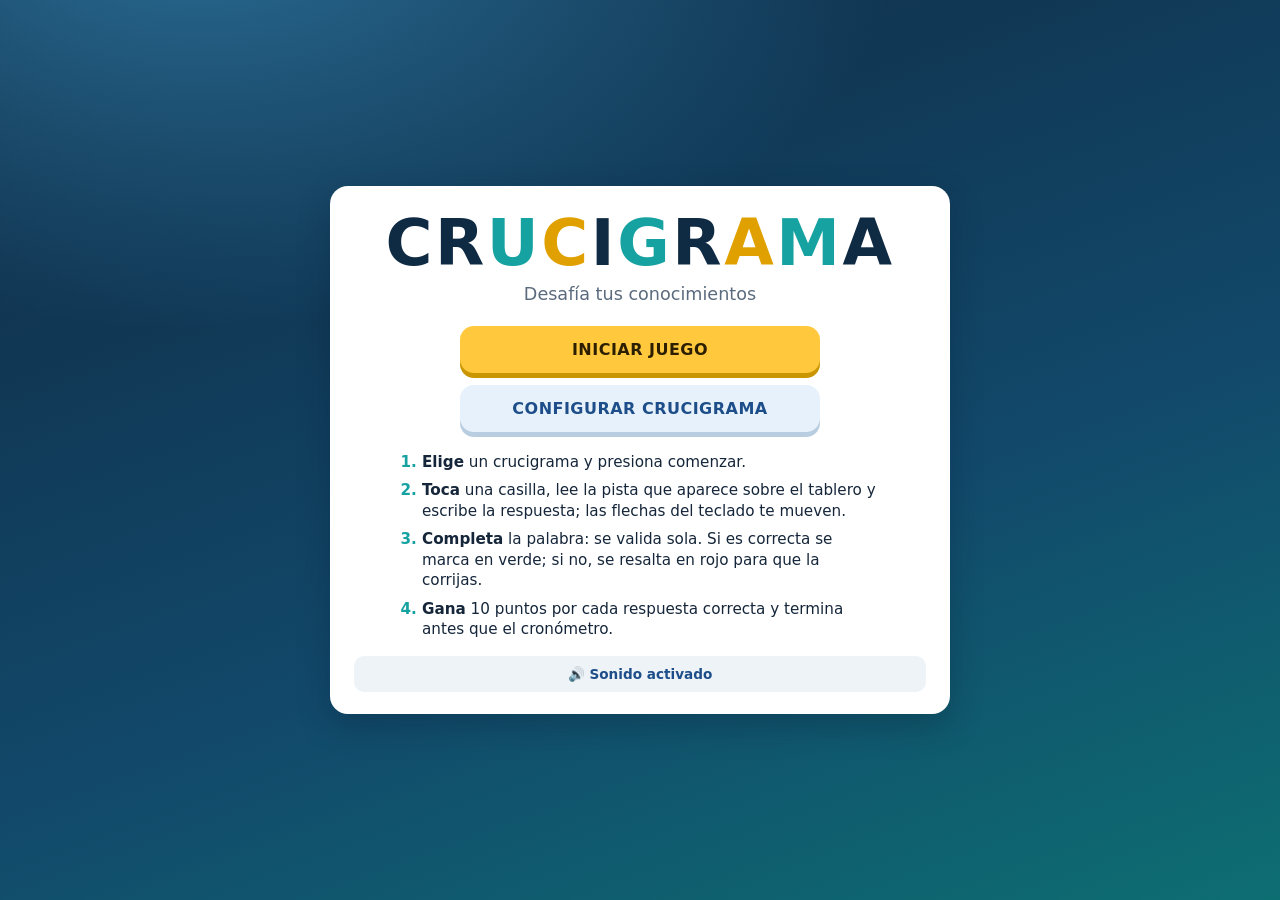
<file: index.html>
<!DOCTYPE html>
<html lang="es" class="juego">
<head>
<meta charset="UTF-8">
<meta name="viewport" content="width=device-width, initial-scale=1, viewport-fit=cover">
<title>CRUCIGRAMA · Desafía tus conocimientos</title>
<link rel="stylesheet" href="css/style.css?v=3">
<link rel="stylesheet" href="css/juego.css?v=3">
</head>
<body class="juego">
<div class="fondo" id="fondo" aria-hidden="true"></div>

<!-- Inicio -->
<section id="pantalla-inicio" class="pantalla activa">
  <div class="tarjeta centrada">
    <h1 id="titulo" class="titulo-juego">CRUCIGRAMA</h1>
    <p class="subtitulo">Desafía tus conocimientos</p>
    <div class="botones-col">
      <button id="btn-iniciar" class="btn btn-principal">INICIAR JUEGO</button>
      <a class="btn btn-sec" href="configuracion.html">CONFIGURAR CRUCIGRAMA</a>
    </div>
    <ol class="como-jugar">
      <li><b>Elige</b> un crucigrama y presiona comenzar.</li>
      <li><b>Toca</b> una casilla, lee la pista que aparece sobre el tablero y escribe la respuesta; las flechas del teclado te mueven.</li>
      <li><b>Completa</b> la palabra: se valida sola. Si es correcta se marca en verde; si no, se resalta en rojo para que la corrijas.</li>
      <li><b>Gana</b> 10 puntos por cada respuesta correcta y termina antes que el cronómetro.</li>
    </ol>
    <button class="btn-sonido btn-mini" type="button">🔊 Sonido</button>
  </div>
</section>

<!-- Selección -->
<section id="pantalla-seleccion" class="pantalla">
  <div class="tarjeta centrada">
    <h2>Elige un crucigrama</h2>
    <div id="lista-seleccion" class="lista-seleccion"></div>
    <button class="btn btn-sec" data-ir="inicio">VOLVER</button>
  </div>
</section>

<!-- Introducción -->
<section id="pantalla-intro" class="pantalla">
  <div class="tarjeta centrada">
    <h2 id="intro-titulo"></h2>
    <p class="etiqueta-tema">Tema: <b id="intro-tema"></b></p>
    <p id="intro-instr" class="intro-instr"></p>
    <p class="intro-datos" id="intro-datos"></p>
    <div class="botones-col">
      <button id="btn-comenzar" class="btn btn-principal">COMENZAR</button>
      <button class="btn btn-sec" data-ir="inicio">VOLVER</button>
    </div>
  </div>
</section>

<!-- Cuenta regresiva -->
<section id="pantalla-cuenta" class="pantalla">
  <div class="cuenta-caja"><div id="cuenta-num" class="cuenta-num" aria-live="assertive">3</div></div>
</section>

<!-- Juego -->
<section id="pantalla-juego" class="pantalla">
  <div id="area-juego">
    <header class="hud tarjeta">
      <div class="hud-titulo"><h2 id="j-titulo"></h2><p id="j-tema"></p></div>
      <div class="hud-stats">
        <div class="stat"><small>Tiempo</small><b id="j-tiempo">00:00</b></div>
        <div class="stat"><small>Puntaje</small><b id="j-puntos">0</b></div>
        <div class="stat"><small>Respondidas</small><b id="j-progreso">0/0</b></div>
      </div>
      <div class="barra" aria-hidden="true"><i id="j-barra"></i></div>
      <div class="hud-botones">
        <button class="btn-sonido btn-mini" type="button" aria-label="Sonido">🔊</button>
        <button id="btn-reiniciar" class="btn-mini btn-reiniciar" type="button"><span aria-hidden="true">↻</span> Reiniciar</button>
        <button id="btn-salir" class="btn-mini btn-salir" type="button"><span aria-hidden="true">✕</span> Salir</button>
      </div>
    </header>
    <div id="pista-activa" class="pista-activa" aria-live="polite"></div>
    <main class="juego-layout">
      <div class="tarjeta tablero-card">
        <div id="tablero-wrap"><div id="tablero"></div></div>
      </div>
    </main>
    <div class="acciones"><button id="btn-comprobar" class="btn btn-principal">COMPROBAR PALABRA</button></div>
  </div>
</section>

<!-- Resultados -->
<div id="modal" class="modal" hidden>
  <div class="modal-caja" role="dialog" aria-modal="true" aria-labelledby="m-titulo">
    <div id="confeti" aria-hidden="true"></div>
    <h2 id="m-titulo">¡FELICIDADES, HAS COMPLETADO EL CRUCIGRAMA!</h2>
    <p class="m-tema" id="m-tema"></p>
    <div class="m-grid">
      <div><b id="m-puntos">0</b><small>Puntaje total</small></div>
      <div><b id="m-correctas">0</b><small>Respuestas correctas</small></div>
      <div><b id="m-tiempo">00:00</b><small>Tiempo total</small></div>
      <div><b id="m-pct">0%</b><small>Completado</small></div>
    </div>
    <p class="m-mensaje" id="m-mensaje"></p>
    <div class="botones-fila">
      <button id="m-again" class="btn btn-principal">VOLVER A JUGAR</button>
      <button id="m-home" class="btn btn-sec">INICIO</button>
    </div>
  </div>
</div>
<div id="modal-salir" class="modal" hidden>
  <div class="modal-caja" role="alertdialog" aria-modal="true" aria-labelledby="s-titulo">
    <h2 id="s-titulo">¿Quieres salir del crucigrama?</h2>
    <p class="m-tema">Se perderá tu avance y volverás a la pantalla de inicio.</p>
    <div class="botones-fila"><button id="salir-si" class="btn btn-peligro">SÍ</button><button id="salir-no" class="btn btn-principal">NO</button></div>
  </div>
</div>
<div id="modal-reiniciar" class="modal" hidden>
  <div class="modal-caja" role="alertdialog" aria-modal="true" aria-labelledby="r-titulo">
    <h2 id="r-titulo">¿Quieres reiniciar el crucigrama?</h2>
    <p class="m-tema">Se borrará tu avance y el cronómetro empezará de nuevo.</p>
    <div class="botones-fila"><button id="reiniciar-si" class="btn btn-peligro">SÍ, REINICIAR</button><button id="reiniciar-no" class="btn btn-principal">NO</button></div>
  </div>
</div>
<div id="toast" class="toast" role="status"></div>

<script src="js/almacenamiento.js?v=3"></script>
<script src="js/sonidos.js?v=3"></script>
<script src="js/crucigrama.js?v=3"></script>
<script src="js/juego.js?v=3"></script>
<script src="js/main.js?v=3"></script>
</body>
</html>
</file>
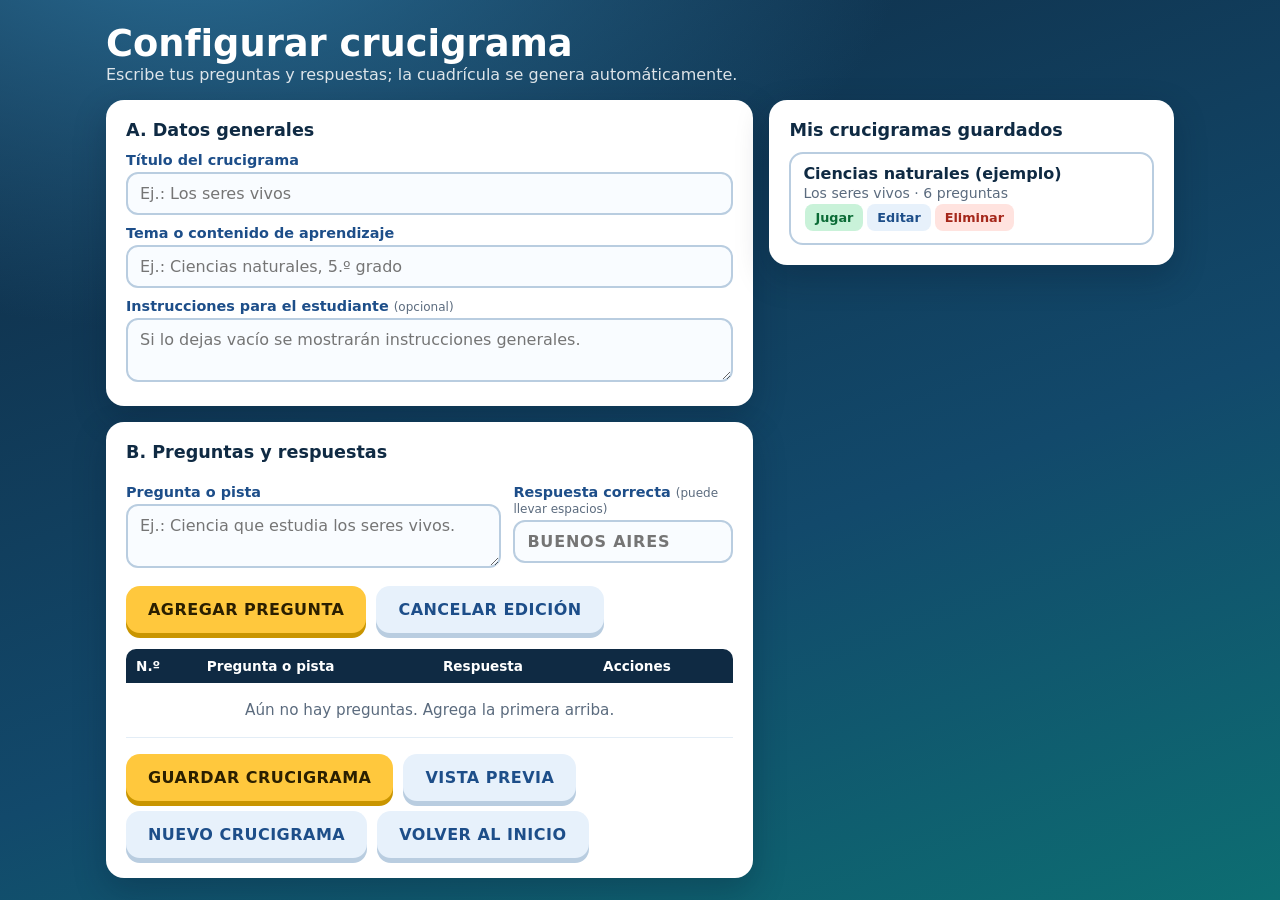
<file: configuracion.html>
<!DOCTYPE html>
<html lang="es">
<head>
<meta charset="UTF-8">
<meta name="viewport" content="width=device-width, initial-scale=1">
<title>Configurar CRUCIGRAMA</title>
<link rel="stylesheet" href="css/style.css">
<link rel="stylesheet" href="css/configuracion.css">
</head>
<body>
<main class="pantalla activa cfg">
  <header class="cfg-cab"><h1>Configurar crucigrama</h1><p>Escribe tus preguntas y respuestas; la cuadrícula se genera automáticamente.</p></header>
  <div id="mensajes" class="mensajes" hidden></div>
  <div class="cfg-grid">
    <div>
      <section class="tarjeta">
        <h2>A. Datos generales</h2>
        <label for="f-titulo">Título del crucigrama</label>
        <input type="text" id="f-titulo" maxlength="80" placeholder="Ej.: Los seres vivos">
        <label for="f-tema">Tema o contenido de aprendizaje</label>
        <input type="text" id="f-tema" maxlength="100" placeholder="Ej.: Ciencias naturales, 5.º grado">
        <label for="f-instr">Instrucciones para el estudiante <small>(opcional)</small></label>
        <textarea id="f-instr" maxlength="400" placeholder="Si lo dejas vacío se mostrarán instrucciones generales."></textarea>
      </section>
      <section class="tarjeta">
        <h2>B. Preguntas y respuestas</h2>
        <div class="fila-form">
          <div><label for="f-pregunta">Pregunta o pista</label><textarea id="f-pregunta" maxlength="200" placeholder="Ej.: Ciencia que estudia los seres vivos."></textarea></div>
          <div><label for="f-respuesta">Respuesta correcta <small>(puede llevar espacios)</small></label><input type="text" id="f-respuesta" maxlength="30" autocomplete="off" placeholder="BUENOS AIRES"></div>
        </div>
        <div class="acciones-form">
          <button id="btn-agregar" class="btn btn-principal" type="button">AGREGAR PREGUNTA</button>
          <button id="btn-cancelar" class="btn btn-sec" type="button" hidden>CANCELAR EDICIÓN</button>
        </div>
        <div class="tabla-wrap">
          <table><thead><tr><th>N.º</th><th>Pregunta o pista</th><th>Respuesta</th><th>Acciones</th></tr></thead><tbody id="tabla"></tbody></table>
        </div>
        <div class="barra-final">
          <button id="btn-guardar" class="btn btn-principal" type="button">GUARDAR CRUCIGRAMA</button>
          <button id="btn-vista" class="btn btn-sec" type="button">VISTA PREVIA</button>
          <button id="btn-nuevo" class="btn btn-sec" type="button">NUEVO CRUCIGRAMA</button>
          <a class="btn btn-sec" href="index.html" id="btn-volver">VOLVER AL INICIO</a>
        </div>
      </section>
    </div>
    <aside class="tarjeta">
      <h2>Mis crucigramas guardados</h2>
      <div id="guardados" class="guardados"></div>
    </aside>
  </div>
</main>

<div id="vp" class="vp-modal" hidden>
  <div class="vp-caja" role="dialog" aria-modal="true" aria-label="Vista previa">
    <div class="vp-cab"><strong id="vp-info"></strong>
      <span><button id="vp-otra" class="btn-mini" type="button">Otra disposición</button> <button id="vp-cerrar" class="btn-mini" type="button">Cerrar</button></span></div>
    <div id="vp-cont" class="vp-cont"></div>
  </div>
</div>
<div id="toast" class="toast" role="status"></div>
<script src="js/almacenamiento.js"></script>
<script src="js/crucigrama.js"></script>
<script src="js/configuracion.js"></script>
</body>
</html>
</file>
<file: css/style.css>
/* style.css — Base global, botones, pantalla de inicio y utilidades. */
:root{--navy:#0f2a43;--azul:#1d4e89;--teal:#17a2a2;--sol:#ffc83d;--ok:#2fbf71;--okbg:#c9f2d9;--err:#ff6b57;--tx:#15263a;--mut:#5b6b7e;--sel:#d6ecff;--linea:#b9cde0;--r:18px;--sh:0 12px 32px rgba(8,25,45,.28)}
*{box-sizing:border-box;margin:0;padding:0}
html{-webkit-text-size-adjust:100%;text-size-adjust:100%}
img,svg,video{max-width:100%;height:auto}
button,a.btn{touch-action:manipulation}
body{font-family:"Trebuchet MS","Segoe UI",system-ui,sans-serif;color:var(--tx);min-height:100vh;background:radial-gradient(1200px 700px at 15% -10%,#2a6f97 0,transparent 60%),linear-gradient(160deg,#0f2a43,#12496b 60%,#0d6e72);background-attachment:fixed;-webkit-tap-highlight-color:transparent}
.fondo{position:fixed;inset:0;overflow:hidden;pointer-events:none;z-index:0}
.fondo span{position:absolute;bottom:-90px;font-weight:900;color:rgba(255,255,255,.08);animation:subir linear infinite}
@keyframes subir{to{transform:translateY(-125vh) rotate(35deg)}}
.pantalla{display:none;position:relative;z-index:1;max-width:1180px;margin:0 auto;padding:16px}
.pantalla.activa{display:block}
.tarjeta{background:#fff;border-radius:var(--r);box-shadow:var(--sh);padding:20px}
.centrada{width:100%;max-width:620px;margin:5vh auto 0;text-align:center}
.titulo-juego{font-size:clamp(2.2rem,9vw,4rem);letter-spacing:.04em;font-weight:900;color:var(--navy);line-height:1.1}
.titulo-juego span{display:inline-block;animation:ola 2.6s ease-in-out infinite;animation-delay:calc(var(--i)*.09s)}
.titulo-juego span:nth-child(3n){color:var(--teal)}.titulo-juego span:nth-child(4n){color:#e0a100}
@keyframes ola{0%,60%,100%{transform:none}30%{transform:translateY(-9px)}}
.subtitulo{margin:6px 0 22px;color:var(--mut);font-size:1.15rem}
.botones-col{display:flex;flex-direction:column;gap:12px;max-width:360px;margin:0 auto 20px}
.botones-fila{display:flex;gap:12px;justify-content:center;flex-wrap:wrap}
.btn{display:inline-block;border:0;border-radius:14px;padding:clamp(10px,1.9vh,14px) clamp(14px,3vw,22px);min-height:44px;font:inherit;font-weight:800;letter-spacing:.03em;cursor:pointer;text-decoration:none;text-align:center;transition:transform .15s,box-shadow .15s,background .15s}
.btn:hover{transform:translateY(-2px)}.btn:active{transform:none}
.btn-principal{background:var(--sol);color:#2b1f00;box-shadow:0 5px 0 #c99500}
.btn-principal:hover{box-shadow:0 7px 0 #c99500}
.btn-sec{background:#e7f1fb;color:var(--azul);box-shadow:0 5px 0 #b9cde0}
.btn-peligro{background:#ffe3df;color:#a5271a;box-shadow:0 5px 0 #f3b3aa}
.btn:focus-visible,.btn-mini:focus-visible,input:focus-visible,textarea:focus-visible{outline:3px solid var(--teal);outline-offset:2px}
.btn-mini{border:0;background:#eef3f8;color:var(--azul);border-radius:10px;padding:8px 12px;font:inherit;font-size:.85rem;font-weight:700;cursor:pointer}
.btn-mini:hover{background:#dde8f3}
.como-jugar{text-align:left;max-width:480px;margin:6px auto 18px;padding-left:22px;color:var(--tx);line-height:1.5;display:grid;gap:8px}
.como-jugar li::marker{color:var(--teal);font-weight:900}
.toast{position:fixed;left:50%;bottom:max(14px,env(safe-area-inset-bottom));transform:translate(-50%,30px);background:var(--navy);color:#fff;padding:12px 18px;border-radius:12px;max-width:92vw;opacity:0;pointer-events:none;transition:.25s;z-index:100;font-weight:700;text-align:center}
.toast.visible{opacity:1;transform:translate(-50%,0)}.toast.error{background:#b3261e}
@media (prefers-reduced-motion:reduce){*{animation-duration:.01ms!important;animation-iteration-count:1!important;transition:none!important}}

/* ==========================================================================
   MODO "UNA SOLA PANTALLA" (solo index.html: <html/body class="juego">)
   El juego ocupa exactamente el alto/ancho visible; nada genera scroll.
   La altura real (--app-h) la fija main.js con visualViewport (barras del
   navegador y teclado móvil); 100dvh es el respaldo.
   ========================================================================== */
html.juego{height:100%;overflow:hidden;overscroll-behavior:none}
body.juego{position:fixed;top:0;left:0;width:100%;height:100vh;height:var(--app-h,100dvh);min-height:0;overflow:hidden;overscroll-behavior:none;background-attachment:scroll}
.juego .fondo{height:100%}
.juego *{scrollbar-width:none}
.juego *::-webkit-scrollbar{display:none;width:0;height:0}

.juego .pantalla{width:100%;max-width:1400px;height:100%;min-height:0;
  padding:max(clamp(8px,2.2vmin,18px),env(safe-area-inset-top)) max(clamp(8px,2.2vmin,18px),env(safe-area-inset-right)) max(clamp(8px,2.2vmin,18px),env(safe-area-inset-bottom)) max(clamp(8px,2.2vmin,18px),env(safe-area-inset-left))}
.juego .pantalla.activa{display:flex;flex-direction:column;align-items:center;justify-content:center}

/* Tipografía fluida: solo se reduce un poco en pantallas bajas */
.juego .centrada{--fs:clamp(.82rem,calc(.45rem + 1.35vh),1rem);font-size:var(--fs);margin:0 auto;max-height:100%;display:flex;flex-direction:column;justify-content:center;min-height:0;overflow:auto;padding:clamp(12px,2.6vh,22px) clamp(14px,3.4vw,24px)}
.juego .titulo-juego{font-size:clamp(1.9rem,min(9vw,8.5vh),4rem)}
.juego .subtitulo{font-size:1.1em;margin:clamp(2px,.8vh,6px) 0 clamp(8px,2.4vh,22px)}
.juego .botones-col{width:100%;gap:clamp(8px,1.5vh,12px);margin-bottom:clamp(10px,2.2vh,20px)}
.juego .como-jugar{width:100%;line-height:1.35;gap:clamp(3px,.9vh,8px);margin:0 auto clamp(8px,1.8vh,18px);font-size:.95em}
.juego .centrada h2{font-size:clamp(1.25rem,4.2vh,1.7rem);line-height:1.2}
.juego .btn-mini{min-height:36px}

/* Selección: la lista toma el alto sobrante (desplazable por gesto/rueda, sin barra visible) */
#pantalla-seleccion .tarjeta{overflow:hidden}
.juego .lista-seleccion{flex:1 1 auto;min-height:0;max-height:none;margin:clamp(8px,1.8vh,16px) 0 clamp(8px,1.8vh,20px);overscroll-behavior:contain}
#pantalla-seleccion .btn{flex:none}

/* Cuenta regresiva */
.juego .cuenta-caja{width:100%;height:100%;min-height:0;display:grid;place-items:center}
.juego .cuenta-num{font-size:clamp(4rem,min(26vw,38vh),13rem)}

/* Teléfonos en horizontal / pantallas muy bajas: portada e introducción en 2 columnas */
@media (orientation:landscape) and (max-height:560px){
  .juego .centrada{max-width:min(940px,100%)}
  #pantalla-inicio .tarjeta{display:grid;grid-template-columns:minmax(0,1fr) minmax(0,1.15fr);grid-template-areas:"t o" "s o" "b o" "m o";column-gap:clamp(14px,3vw,32px);align-content:center;text-align:center}
  #pantalla-inicio .titulo-juego{grid-area:t;align-self:end}
  #pantalla-inicio .subtitulo{grid-area:s;margin-bottom:clamp(6px,1.6vh,12px)}
  #pantalla-inicio .botones-col{grid-area:b;margin-bottom:clamp(6px,1.6vh,12px)}
  #pantalla-inicio .como-jugar{grid-area:o;align-self:center;margin:0}
  #pantalla-inicio .btn-sonido{grid-area:m;justify-self:center;align-self:start}
  #pantalla-intro .botones-col{flex-direction:row;max-width:none}
  #pantalla-intro .botones-col .btn{flex:1}
  .juego .etiqueta-tema{margin:6px 0 8px}
  .juego .intro-datos{margin-bottom:10px}
}
</file>
<file: css/juego.css>
/* juego.css — Selección, introducción, cuenta regresiva, tablero, pistas y modal. */
.lista-seleccion{display:grid;gap:10px;margin:16px 0 20px;max-height:50vh;overflow:auto;text-align:left}
.item-sel{display:grid;grid-template-columns:1fr auto;gap:2px 12px;border:2px solid var(--linea);background:#f6fafe;border-radius:14px;padding:12px 14px;cursor:pointer;font:inherit;text-align:left;transition:.15s}
.item-sel:hover,.item-sel.destacado{border-color:var(--teal);background:#e6f7f7}
.item-sel strong{font-size:1.05rem;color:var(--navy)}.item-sel span{grid-column:1;color:var(--mut)}
.item-sel em{grid-row:1/3;grid-column:2;align-self:center;font-style:normal;font-weight:800;color:var(--teal)}
.etiqueta-tema{display:inline-block;background:#e6f7f7;color:#0d6e72;padding:6px 14px;border-radius:99px;margin:10px 0 14px}
.intro-instr{line-height:1.55;margin-bottom:10px;white-space:pre-line}.intro-datos{color:var(--mut);margin-bottom:20px}
.cuenta-caja{min-height:80vh;display:grid;place-items:center}
.cuenta-num{font-size:clamp(5rem,26vw,13rem);font-weight:900;color:#fff;text-shadow:0 8px 30px rgba(0,0,0,.35);text-align:center}
.cuenta-num.late{animation:late .85s ease-out}
@keyframes late{from{transform:scale(.3);opacity:0}30%{transform:scale(1.15);opacity:1}to{transform:scale(1)}}
.hud{display:grid;grid-template-columns:minmax(0,1fr);grid-template-areas:"titulo" "stats" "barra" "botones";gap:6px 12px;align-items:center;padding:clamp(8px,1.6vh,14px) clamp(10px,2.4vw,18px);flex:none}
.hud-titulo{grid-area:titulo;min-width:0}.hud-stats{grid-area:stats}.hud-botones{grid-area:botones}
.hud-titulo h2{font-size:clamp(1rem,2.4vh + .3rem,1.25rem);line-height:1.2;color:var(--navy);overflow-wrap:break-word}.hud-titulo p{color:var(--mut);font-size:clamp(.78rem,1.6vh + .2rem,.95rem);line-height:1.25;overflow-wrap:break-word}
.hud-stats{display:flex;gap:clamp(6px,1.4vw,10px)}
.stat{flex:1;background:#eef6fc;border-radius:12px;padding:clamp(3px,.8vh,6px) clamp(6px,1.6vw,14px);text-align:center;min-width:0}
.stat small{display:block;color:var(--mut);font-size:clamp(.66rem,1.2vh + .2rem,.76rem);line-height:1.2}.stat b{font-size:clamp(1.05rem,2.4vh + .2rem,1.35rem);line-height:1.2;font-variant-numeric:tabular-nums;color:var(--navy)}
.barra{grid-area:barra;height:8px;background:#e3edf6;border-radius:9px;overflow:hidden}
.barra i{display:block;height:100%;width:0;background:linear-gradient(90deg,var(--teal),var(--ok));transition:width .5s}
.hud-botones{display:flex;gap:8px;justify-content:stretch;flex-wrap:nowrap;width:100%}
.hud-botones .btn-mini{flex:1 1 0;min-width:0;min-height:40px;display:inline-flex;align-items:center;justify-content:center;gap:6px;white-space:nowrap;padding:8px 10px;font-size:clamp(.8rem,2.2vw + .45rem,.95rem);touch-action:manipulation;transition:background .15s,transform .1s}
.hud-botones .btn-mini:active{transform:scale(.96)}
.hud-botones .btn-sonido{flex:0 0 auto;min-width:46px;font-size:1.1rem}
.hud-botones .btn-reiniciar{background:#fff3cd;color:#7a5a00}.hud-botones .btn-reiniciar:hover{background:#ffe9a3}
.hud-botones .btn-salir{background:#ffe3df;color:#a5271a}.hud-botones .btn-salir:hover{background:#ffd0c9}
.pista-activa{flex:none;font-size:clamp(.9rem,1.5vh + .45rem,1.1rem);line-height:1.3;background:var(--sol);color:#2b1f00;padding:clamp(6px,1.2vh,10px) clamp(10px,2.4vw,16px);border-radius:14px;font-weight:600;box-shadow:0 4px 0 #c99500;overflow:auto;overflow-wrap:anywhere}
#area-juego{display:flex;flex-direction:column;gap:clamp(6px,1.4vh,12px);width:100%;height:100%;min-height:0;max-width:1180px;margin:0 auto}
.juego-layout{flex:1 1 0;min-height:0;min-width:0;width:100%;display:flex}
.tablero-card{flex:1;min-height:0;min-width:0;padding:clamp(6px,1.4vmin,14px);display:flex}
/* --cel y --gap los calcula juego.js a partir del espacio libre (ancho y alto) */
#tablero-wrap{--cel:40px;--gap:3px;flex:1;min-width:0;min-height:0;overflow:hidden;display:grid;place-items:center}
#tablero{display:grid;gap:var(--gap);margin:0 auto}
.cel{width:var(--cel);height:var(--cel);position:relative;border-radius:7px;background:#fff;border:2px solid #9db8d2;transition:background .2s,border-color .2s}
.cel.bloq{background:var(--navy);border-color:var(--navy);opacity:.9}
.cel input{position:absolute;inset:0;width:100%;height:100%;border:0;background:transparent;text-align:center;text-transform:uppercase;font:800 max(16px,calc(var(--cel)*.52)) "Trebuchet MS",system-ui,sans-serif;color:var(--navy);caret-color:transparent;border-radius:6px;padding-top:calc(var(--cel)*.12);cursor:pointer}
.cel input:focus{outline:0}
.num{position:absolute;top:1px;left:3px;font-size:max(9px,calc(var(--cel)*.27));font-weight:800;color:var(--azul);pointer-events:none;z-index:1}
.cel.activa{background:var(--sel);border-color:#5a9bd5}
.cel.foco{background:var(--sol);border-color:#c99500}
.cel.correcta{background:var(--okbg);border-color:var(--ok)}.cel.correcta input{color:#0b6b36}
.cel.error{background:#ffd9d3;border-color:var(--err);animation:sacudir .45s}
.cel.exito{animation:pop .45s both}
@keyframes sacudir{25%{transform:translateX(-4px)}75%{transform:translateX(4px)}}
@keyframes pop{0%{transform:scale(1)}45%{transform:scale(1.18);box-shadow:0 0 0 4px rgba(47,191,113,.35)}100%{transform:scale(1)}}
.acciones{flex:none;text-align:center}
.acciones .btn{width:100%;max-width:420px}
.pistas-card{max-height:78vh;overflow:auto}
.pistas-card h3{font-size:.95rem;color:var(--azul);margin:4px 0 8px;letter-spacing:.06em;text-transform:uppercase}
.lista-pistas{list-style:none;display:grid;gap:6px;margin-bottom:16px;position:relative;max-height:34vh;overflow:auto}
.lista-pistas li{display:flex;gap:10px;align-items:flex-start;padding:8px 10px;border-radius:10px;cursor:pointer;border:2px solid transparent;line-height:1.35}
.lista-pistas li:hover{background:#f1f7fc}
.lista-pistas li b{flex:none;min-width:26px;height:26px;border-radius:8px;background:var(--azul);color:#fff;display:grid;place-items:center;font-size:.85rem}
.lista-pistas li.activa{background:var(--sel);border-color:#5a9bd5}
.lista-pistas li.resuelta{background:var(--okbg)}.lista-pistas li.resuelta b{background:var(--ok)}
.lista-pistas li.resuelta span{text-decoration:line-through;text-decoration-color:rgba(11,107,54,.5)}
.modal{position:fixed;inset:0;background:rgba(8,25,45,.7);display:grid;place-items:center;z-index:50;padding:16px;animation:fundir .3s}
.modal[hidden]{display:none}
.modal-caja{position:relative;overflow:hidden;background:#fff;border-radius:24px;padding:clamp(14px,3.4vh,28px) clamp(14px,3vw,22px);max-width:520px;width:100%;max-height:100%;overflow-y:auto;text-align:center;box-shadow:0 20px 60px rgba(0,0,0,.45);animation:sube .5s cubic-bezier(.2,1.3,.4,1)}
.modal-caja h2{color:var(--navy);font-size:clamp(1.3rem,5vw,1.8rem);line-height:1.2;position:relative}
.m-tema{color:var(--mut);margin:8px 0 16px;position:relative}
.m-grid{display:grid;grid-template-columns:1fr 1fr;gap:10px;position:relative}
.m-grid div{background:#eef6fc;border-radius:14px;padding:clamp(6px,1.6vh,12px)}
.m-grid b{display:block;font-size:clamp(1.25rem,3.6vh,1.7rem);color:var(--azul);font-variant-numeric:tabular-nums}.m-grid small{color:var(--mut)}
.m-mensaje{margin:clamp(8px,2vh,16px) 0;font-weight:700;color:#0d6e72;position:relative}
.modal-caja .botones-fila{position:relative}
#confeti i{position:absolute;top:-12px;width:9px;height:14px;border-radius:2px;animation:caer linear infinite}
@keyframes caer{to{transform:translateY(560px) rotate(540deg);opacity:.9}}
@keyframes fundir{from{opacity:0}}@keyframes sube{from{transform:translateY(40px) scale(.9);opacity:0}}
/* Pantallas anchas en vertical (tablets/PC): barra superior en una sola fila */
@media (min-width:720px){
  .hud{grid-template-columns:minmax(0,1fr) auto auto;grid-template-areas:"titulo stats botones" "barra barra barra";gap:6px 18px}
  .stat{flex:none;min-width:86px}
  .hud-botones{width:auto;justify-content:flex-end}
  .hud-botones .btn-mini{flex:0 0 auto;padding:8px 14px}
}
/* Horizontal (móvil, tablet, laptop, PC): panel de datos a la izquierda y tablero a la derecha */
@media (orientation:landscape) and (min-aspect-ratio:6/5){
  #area-juego{max-width:none;display:grid;grid-template-columns:clamp(230px,34vw,400px) minmax(0,1fr);grid-template-rows:auto auto auto minmax(0,1fr);grid-template-areas:"hud tab" "pista tab" "acc tab" ". tab";column-gap:clamp(8px,1.8vw,18px);row-gap:clamp(6px,1.4vh,12px);align-content:stretch}
  .hud{grid-area:hud;grid-template-columns:minmax(0,1fr);grid-template-areas:"titulo" "stats" "barra" "botones"}
  .hud-botones{width:100%;justify-content:stretch;flex-wrap:wrap}
  .hud-botones .btn-mini:not(.btn-sonido){flex:1 1 0;padding:8px 8px}
  .stat{flex:1;min-width:0}
  .pista-activa{grid-area:pista;min-height:0}
  .juego-layout{grid-area:tab}
  .acciones{grid-area:acc}
  .acciones .btn{max-width:none}
}
/* Móviles en horizontal (muy poca altura): paneles más compactos */
@media (orientation:landscape) and (max-height:480px){
  .hud{padding:6px 10px;gap:4px 8px}
  .hud-titulo p{display:block}
  .stat{padding:2px 4px}.stat small{font-size:.6rem;white-space:nowrap}.stat b{font-size:1rem}
  .hud-botones .btn-mini{padding:4px 8px;min-height:36px;font-size:.8rem}
  .pista-activa{font-size:.86rem;padding:5px 9px;box-shadow:0 3px 0 #c99500}
  .acciones .btn{padding:8px 12px;min-height:40px;box-shadow:0 3px 0 #c99500}
  .m-grid{grid-template-columns:repeat(4,1fr)}
  .m-grid small{font-size:.72rem}
  .modal-caja h2{font-size:1.15rem}.m-tema{margin:4px 0 8px}.m-mensaje{font-size:.9rem}
}

@media (max-width:400px){.hud-botones{gap:6px}.hud-botones .btn-mini{padding:6px 6px;gap:4px}.stat small{white-space:nowrap}}
.modal-caja .botones-fila .btn{flex:1 1 140px}
@media (max-width:400px){.modal{padding:10px}.modal-caja{border-radius:18px}}
</file>
<file: css/configuracion.css>
/* configuracion.css — Página del docente. */
.cfg{max-width:1100px}
.cfg-cab{color:#fff;margin:6px 0 16px}.cfg-cab h1{font-size:clamp(1.6rem,5vw,2.3rem)}.cfg-cab p{opacity:.85}
.cfg-grid{display:grid;grid-template-columns:minmax(0,1.6fr) minmax(260px,1fr);gap:16px;align-items:start}
.cfg h2{font-size:1.1rem;color:var(--navy);margin-bottom:12px}
.tarjeta+.tarjeta{margin-top:16px}
label{display:block;font-weight:700;font-size:.9rem;margin:10px 0 4px;color:var(--azul)}
label small{font-weight:400;color:var(--mut)}
input[type=text],textarea{width:100%;border:2px solid var(--linea);border-radius:12px;padding:10px 12px;font:inherit;background:#f9fcff;color:var(--tx)}
input:focus,textarea:focus{border-color:var(--teal);outline:0}
textarea{resize:vertical;min-height:64px}
#f-respuesta{text-transform:uppercase;letter-spacing:.05em;font-weight:700}
.fila-form{display:grid;grid-template-columns:1fr 220px;gap:12px}
.acciones-form{display:flex;gap:10px;flex-wrap:wrap;margin-top:14px}
.tabla-wrap{overflow:auto;margin-top:16px}
table{width:100%;border-collapse:collapse;font-size:.95rem}
th{background:var(--navy);color:#fff;text-align:left;padding:9px 10px;font-size:.85rem}
th:first-child{border-radius:10px 0 0 0}th:last-child{border-radius:0 10px 0 0}
td{padding:9px 10px;border-bottom:1px solid #e3edf6;vertical-align:middle}
td.n{font-weight:800;color:var(--azul);width:48px}td.r{font-weight:800;letter-spacing:.05em;color:#0d6e72}
tr.editando td{background:#fff6d6}
.vacio{color:var(--mut);text-align:center;padding:18px}
.btn-tabla{border:0;border-radius:8px;padding:6px 10px;font:inherit;font-size:.8rem;font-weight:700;cursor:pointer;margin:2px}
.b-ed{background:#e7f1fb;color:var(--azul)}.b-el{background:#ffe3df;color:#a5271a}.b-ju{background:var(--okbg);color:#0b6b36}
.barra-final{display:flex;gap:10px;flex-wrap:wrap;margin-top:16px}
.mensajes{border-radius:12px;padding:12px 14px;margin-bottom:14px;line-height:1.4}
.mensajes ul{margin:6px 0 0 18px}.mensajes.ok{background:var(--okbg);color:#0b4f29}.mensajes.error{background:#ffe3df;color:#8a1f14}
.guardados{display:grid;gap:10px}
.guardado{border:2px solid var(--linea);border-radius:14px;padding:10px 12px}
.guardado.actual{border-color:var(--teal);background:#e6f7f7}
.guardado strong{display:block;color:var(--navy)}.guardado span{color:var(--mut);font-size:.88rem}
.vp-modal{position:fixed;inset:0;background:rgba(8,25,45,.7);z-index:50;display:grid;place-items:center;padding:14px}
.vp-modal[hidden]{display:none}
.vp-caja{background:#fff;border-radius:20px;max-width:980px;width:100%;max-height:92vh;overflow:auto;padding:18px}
.vp-cab{display:flex;justify-content:space-between;gap:10px;flex-wrap:wrap;align-items:center;margin-bottom:12px}
.vp-cont{display:grid;grid-template-columns:minmax(0,1.4fr) minmax(220px,1fr);gap:16px}
.vp-gridwrap{overflow:auto}
.vp-grid{display:grid;gap:2px}
.vp-c,.vp-b{display:grid;place-items:center;border-radius:5px;position:relative}
.vp-c{background:var(--okbg);border:2px solid var(--ok);font-weight:800;color:var(--navy)}.vp-b{background:var(--navy)}
.vp-c i{position:absolute;top:0;left:2px;font-size:9px;font-style:normal;color:var(--azul)}
.vp-pistas h3{font-size:.9rem;color:var(--azul);text-transform:uppercase;margin:6px 0}
.vp-pistas ol{list-style:none;display:grid;gap:5px;margin-bottom:10px;font-size:.92rem}
.vp-pistas b{color:var(--azul);margin-right:6px}.vp-pistas em{color:#0d6e72;font-style:normal;font-weight:800}
@media (max-width:860px){.cfg-grid,.vp-cont{grid-template-columns:1fr}.fila-form{grid-template-columns:1fr}}
</file>
